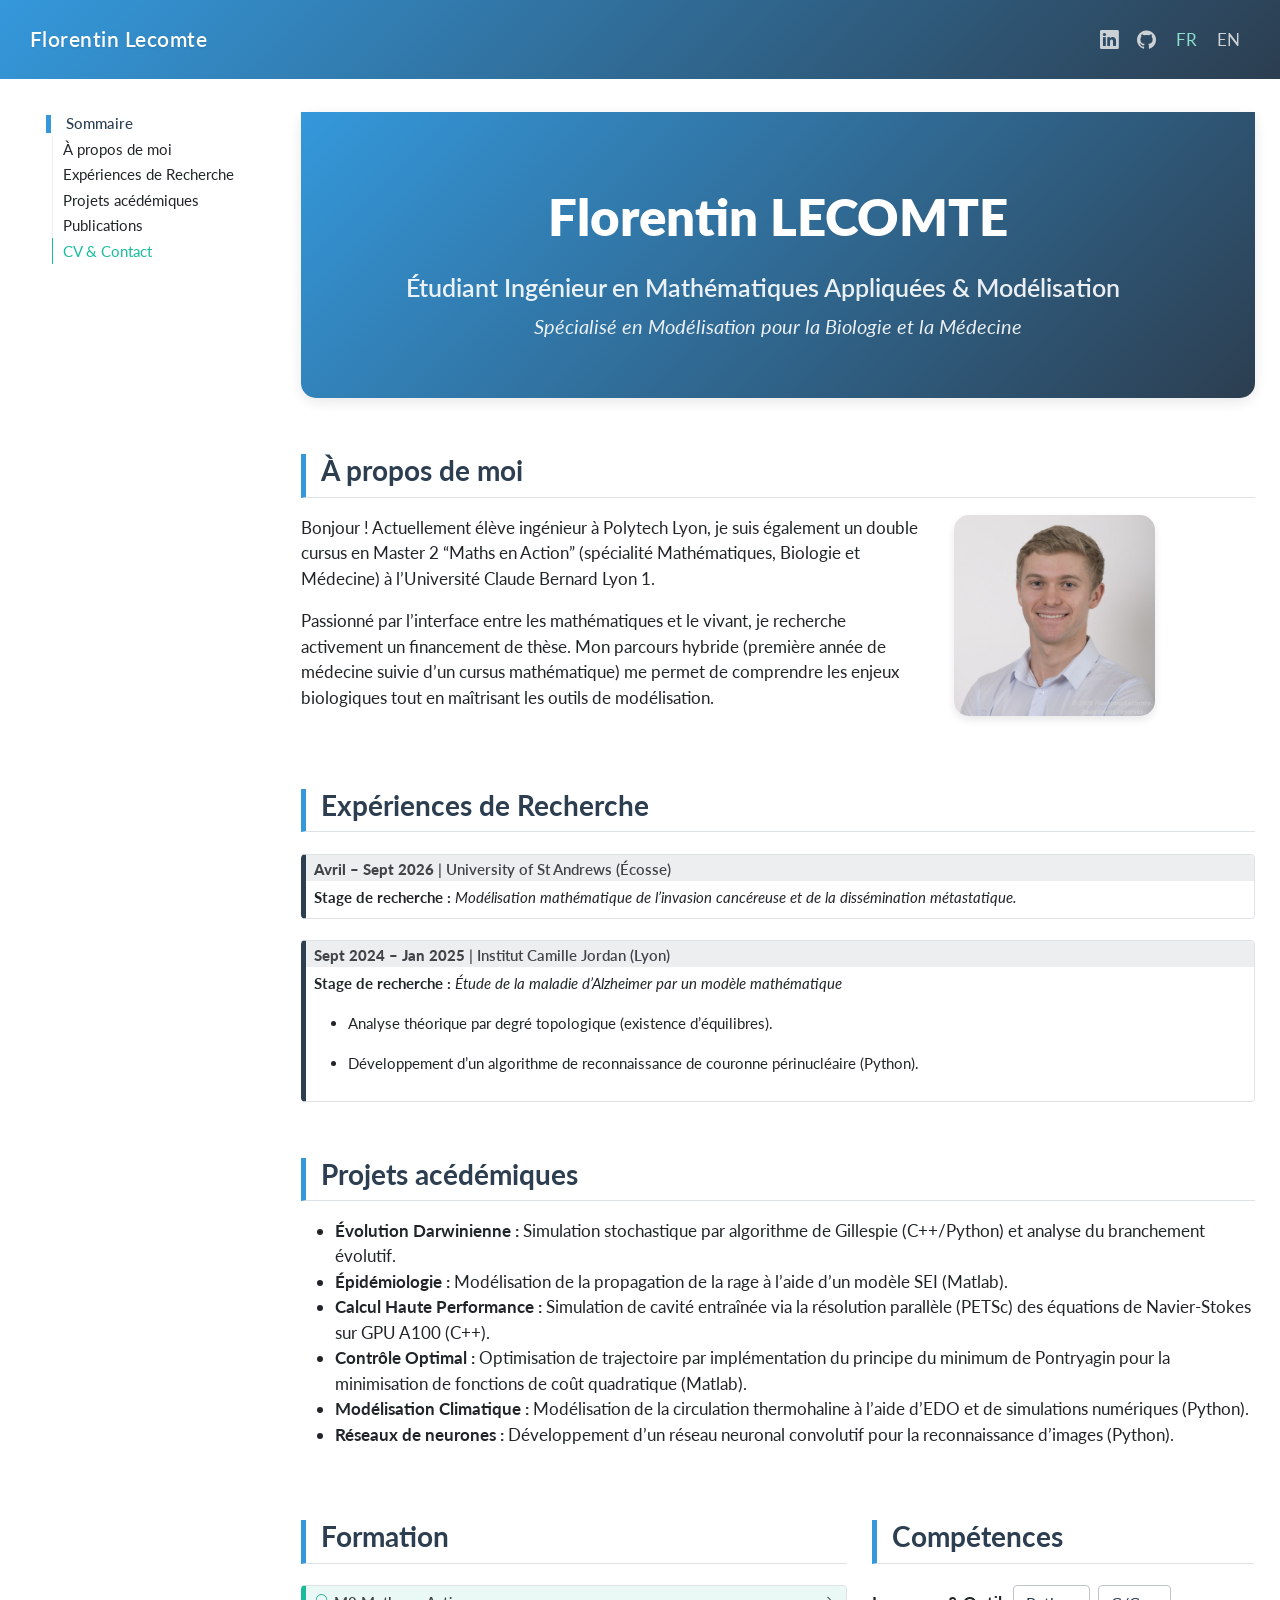
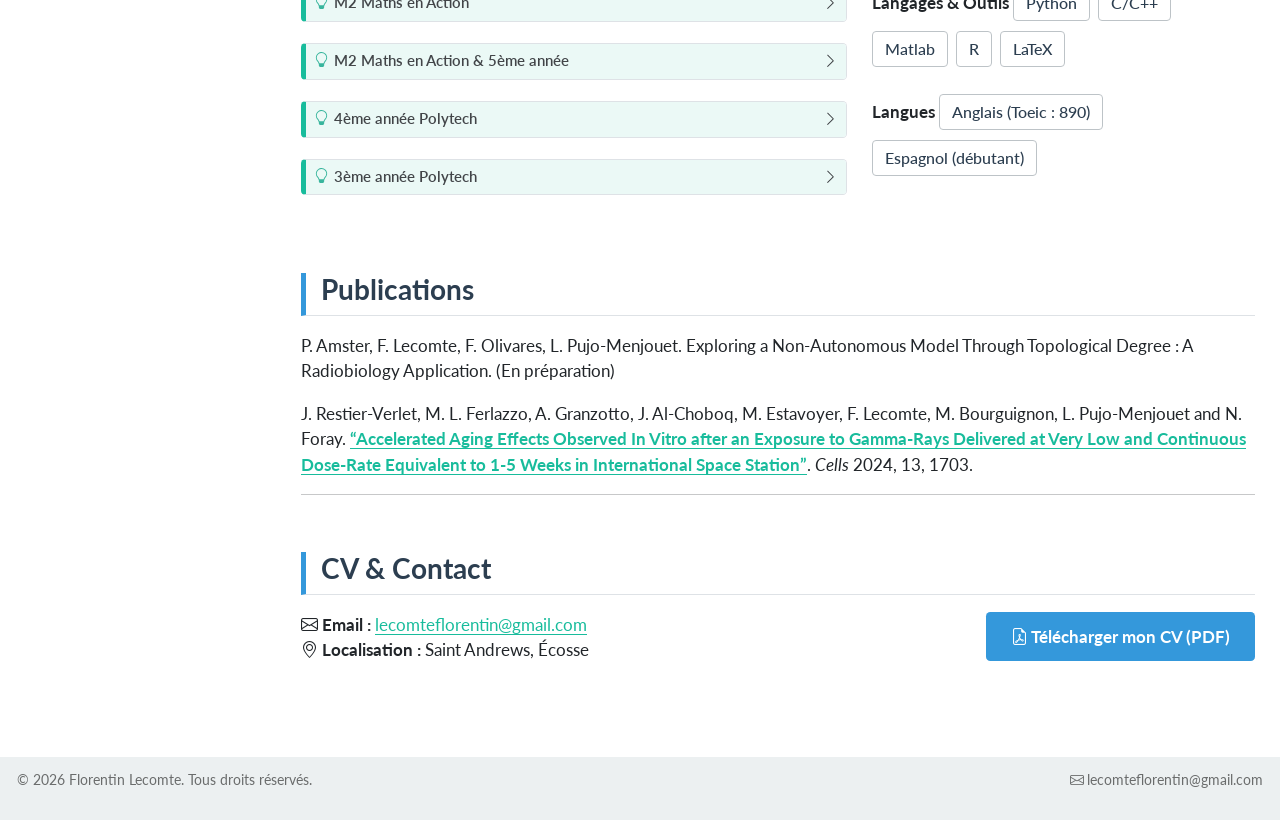
<file: docs/index.html>
<!DOCTYPE html>
<html xmlns="http://www.w3.org/1999/xhtml" lang="fr" xml:lang="fr"><head>

<meta charset="utf-8">
<meta name="generator" content="quarto-1.9.37">

<meta name="viewport" content="width=device-width, initial-scale=1.0, user-scalable=yes">


<title>Florentin Lecomte</title>
<style>
/* Default styles provided by pandoc.
** See https://pandoc.org/MANUAL.html#variables-for-html for config info.
*/
code{white-space: pre-wrap;}
span.smallcaps{font-variant: small-caps;}
div.columns{display: flex; gap: min(4vw, 1.5em);}
div.column{flex: auto; overflow-x: auto;}
div.hanging-indent{margin-left: 1.5em; text-indent: -1.5em;}
ul.task-list{list-style: none;}
ul.task-list li input[type="checkbox"] {
  width: 0.8em;
  margin: 0 0.8em 0.2em -1em; /* quarto-specific, see https://github.com/quarto-dev/quarto-cli/issues/4556 */ 
  vertical-align: middle;
}
</style>


<script src="site_libs/quarto-nav/quarto-nav.js"></script>
<script src="site_libs/quarto-nav/headroom.min.js"></script>
<script src="site_libs/clipboard/clipboard.min.js"></script>
<script src="site_libs/quarto-search/autocomplete.umd.js"></script>
<script src="site_libs/quarto-search/fuse.min.js"></script>
<script src="site_libs/quarto-search/quarto-search.js"></script>
<meta name="quarto:offset" content="./">
<link href="./photo_logo.jpg" rel="icon" type="image/jpeg">
<script src="site_libs/quarto-html/quarto.js" type="module"></script>
<script src="site_libs/quarto-html/tabsets/tabsets.js" type="module"></script>
<script src="site_libs/quarto-html/popper.min.js"></script>
<script src="site_libs/quarto-html/tippy.umd.min.js"></script>
<script src="site_libs/quarto-html/anchor.min.js"></script>
<link href="site_libs/quarto-html/tippy.css" rel="stylesheet">
<link href="site_libs/quarto-html/quarto-syntax-highlighting-7f8f88aac4f3542376d5c11b86a4c14d.css" rel="stylesheet" id="quarto-text-highlighting-styles">
<script src="site_libs/bootstrap/bootstrap.min.js"></script>
<link href="site_libs/bootstrap/bootstrap-icons.css" rel="stylesheet">
<link href="site_libs/bootstrap/bootstrap-33ac0fa60fa988b654defe0d4bca975a.min.css" rel="stylesheet" append-hash="true" id="quarto-bootstrap" data-mode="light">
<script id="quarto-search-options" type="application/json">{
  "location": "navbar",
  "copy-button": false,
  "collapse-after": 3,
  "panel-placement": "end",
  "type": "overlay",
  "limit": 50,
  "keyboard-shortcut": [
    "f",
    "/",
    "s"
  ],
  "show-item-context": false,
  "language": {
    "search-no-results-text": "Pas de résultats",
    "search-matching-documents-text": "documents trouvés",
    "search-copy-link-title": "Copier le lien vers la recherche",
    "search-hide-matches-text": "Cacher les correspondances additionnelles",
    "search-more-match-text": "correspondance de plus dans ce document",
    "search-more-matches-text": "correspondances de plus dans ce document",
    "search-clear-button-title": "Effacer",
    "search-text-placeholder": "",
    "search-detached-cancel-button-title": "Annuler",
    "search-submit-button-title": "Envoyer",
    "search-label": "Recherche"
  }
}</script>


<link rel="stylesheet" href="styles.css">
<meta property="og:title" content="Florentin Lecomte | Mathématiques Appliquées &amp; Modélisation">
<meta property="og:description" content="Élève ingénieur spécialisé en modélisation pour la biologie et la médecine. Découvrez mon portfolio académique (actuellement en recherche d’un financement de thèse).">
<meta property="og:image" content="https://florentinlecomte.github.io/website/photo_logo.jpg">
<meta property="og:site_name" content="Florentin Lecomte">
</head>

<body class="floating nav-fixed quarto-light">

<div id="quarto-search-results"></div>
  <header id="quarto-header" class="headroom fixed-top">
    <nav class="navbar navbar-expand-lg " data-bs-theme="dark">
      <div class="navbar-container container-fluid">
      <div class="navbar-brand-container mx-auto">
    <a class="navbar-brand" href="./index.html">
    <span class="navbar-title">Florentin Lecomte</span>
    </a>
  </div>
          <button class="navbar-toggler" type="button" data-bs-toggle="collapse" data-bs-target="#navbarCollapse" aria-controls="navbarCollapse" role="menu" aria-expanded="false" aria-label="Basculer la navigation" onclick="if (window.quartoToggleHeadroom) { window.quartoToggleHeadroom(); }">
  <span class="navbar-toggler-icon"></span>
</button>
          <div class="collapse navbar-collapse" id="navbarCollapse">
            <ul class="navbar-nav navbar-nav-scroll ms-auto">
  <li class="nav-item compact">
    <a class="nav-link" href="https://www.linkedin.com/in/florentin-lecomte-97208b253/"> <i class="bi bi-linkedin" role="img">
</i> 
<span class="menu-text"></span></a>
  </li>  
  <li class="nav-item compact">
    <a class="nav-link" href="https://github.com/FlorentinLecomte"> <i class="bi bi-github" role="img">
</i> 
<span class="menu-text"></span></a>
  </li>  
  <li class="nav-item">
    <a class="nav-link active" href="./index.html" aria-current="page"> 
<span class="menu-text">FR</span></a>
  </li>  
  <li class="nav-item">
    <a class="nav-link" href="./index-en.html"> 
<span class="menu-text">EN</span></a>
  </li>  
</ul>
          </div> <!-- /navcollapse -->
            <div class="quarto-navbar-tools">
</div>
      </div> <!-- /container-fluid -->
    </nav>
</header>
<!-- content -->
<div id="quarto-content" class="quarto-container page-columns page-rows-contents page-layout-full page-navbar">
<!-- sidebar -->
  <nav id="quarto-sidebar" class="sidebar collapse collapse-horizontal quarto-sidebar-collapse-item sidebar-navigation floating overflow-auto">
    <nav id="TOC" role="doc-toc" class="toc-active">
    <h2 id="toc-title">Sommaire</h2>
   
  <ul>
  <li><a href="#à-propos-de-moi" id="toc-à-propos-de-moi" class="nav-link active" data-scroll-target="#à-propos-de-moi">À propos de moi</a></li>
  <li><a href="#expériences-de-recherche" id="toc-expériences-de-recherche" class="nav-link" data-scroll-target="#expériences-de-recherche">Expériences de Recherche</a></li>
  <li><a href="#projets-acédémiques" id="toc-projets-acédémiques" class="nav-link" data-scroll-target="#projets-acédémiques">Projets acédémiques</a></li>
  <li><a href="#publications" id="toc-publications" class="nav-link" data-scroll-target="#publications">Publications</a></li>
  <li><a href="#cv-contact" id="toc-cv-contact" class="nav-link" data-scroll-target="#cv-contact">CV &amp; Contact</a></li>
  </ul>
</nav>
</nav>
<div id="quarto-sidebar-glass" class="quarto-sidebar-collapse-item" data-bs-toggle="collapse" data-bs-target=".quarto-sidebar-collapse-item"></div>
<!-- margin-sidebar -->
    <div id="quarto-margin-sidebar" class="sidebar margin-sidebar zindex-bottom">
    </div>
<!-- main -->
<main class="content column-page-right" id="quarto-document-content"><header id="title-block-header" class="quarto-title-block"></header>




<section id="florentin-lecomte" class="level1 unlisted hero-banner">
<h1 class="unlisted">Florentin LECOMTE</h1>
<section id="étudiant-ingénieur-en-mathématiques-appliquées-modélisation" class="level3 unlisted">
<h3 class="unlisted anchored" data-anchor-id="étudiant-ingénieur-en-mathématiques-appliquées-modélisation">Étudiant Ingénieur en Mathématiques Appliquées &amp; Modélisation</h3>
<p><em>Spécialisé en Modélisation pour la Biologie et la Médecine</em></p>
</section>
</section>
<section id="à-propos-de-moi" class="level2">
<h2 class="anchored" data-anchor-id="à-propos-de-moi">À propos de moi</h2>
<div class="grid">
<div class="g-col-12 g-col-md-8">
<p>Bonjour ! Actuellement élève ingénieur à Polytech Lyon, je suis également un double cursus en Master 2 “Maths en Action” (spécialité Mathématiques, Biologie et Médecine) à l’Université Claude Bernard Lyon 1.</p>
<p>Passionné par l’interface entre les mathématiques et le vivant, je recherche activement un financement de thèse. Mon parcours hybride (première année de médecine suivie d’un cursus mathématique) me permet de comprendre les enjeux biologiques tout en maîtrisant les outils de modélisation.</p>
</div>
<div class="g-col-12 g-col-md-4">
<p><img src="photo_logo.jpg" class="img-fluid" style="border-radius: 15px; box-shadow: 0 4px 10px rgba(0,0,0,0.1);;width:67.0%"></p>
</div>
</div>
</section>
<section id="expériences-de-recherche" class="level2">
<h2 class="anchored" data-anchor-id="expériences-de-recherche">Expériences de Recherche</h2>
<div class="callout callout-style-default callout-note no-icon callout-titled">
<div class="callout-header d-flex align-content-center">
<div class="callout-icon-container">
<i class="callout-icon no-icon"></i>
</div>
<div class="callout-title-container flex-fill">
<span class="screen-reader-only">Note</span><strong>Avril – Sept 2026</strong> | University of St Andrews (Écosse)
</div>
</div>
<div class="callout-body-container callout-body">
<p><strong>Stage de recherche :</strong> <em>Modélisation mathématique de l’invasion cancéreuse et de la dissémination métastatique.</em></p>
</div>
</div>
<div class="callout callout-style-default callout-note no-icon callout-titled">
<div class="callout-header d-flex align-content-center">
<div class="callout-icon-container">
<i class="callout-icon no-icon"></i>
</div>
<div class="callout-title-container flex-fill">
<span class="screen-reader-only">Note</span><strong>Sept 2024 – Jan 2025</strong> | Institut Camille Jordan (Lyon)
</div>
</div>
<div class="callout-body-container callout-body">
<p><strong>Stage de recherche :</strong> <em>Étude de la maladie d’Alzheimer par un modèle mathématique</em></p>
<ul>
<li><p>Analyse théorique par degré topologique (existence d’équilibres).</p></li>
<li><p>Développement d’un algorithme de reconnaissance de couronne périnucléaire (Python).</p></li>
</ul>
</div>
</div>
</section>
<section id="projets-acédémiques" class="level2">
<h2 class="anchored" data-anchor-id="projets-acédémiques">Projets acédémiques</h2>
<ul>
<li><strong>Évolution Darwinienne :</strong> Simulation stochastique par algorithme de Gillespie (C++/Python) et analyse du branchement évolutif.</li>
<li><strong>Épidémiologie :</strong> Modélisation de la propagation de la rage à l’aide d’un modèle SEI (Matlab).</li>
<li><strong>Calcul Haute Performance :</strong> Simulation de cavité entraînée via la résolution parallèle (PETSc) des équations de Navier-Stokes sur GPU A100 (C++).</li>
<li><strong>Contrôle Optimal :</strong> Optimisation de trajectoire par implémentation du principe du minimum de Pontryagin pour la minimisation de fonctions de coût quadratique (Matlab).</li>
<li><strong>Modélisation Climatique :</strong> Modélisation de la circulation thermohaline à l’aide d’EDO et de simulations numériques (Python).</li>
<li><strong>Réseaux de neurones :</strong> Développement d’un réseau neuronal convolutif pour la reconnaissance d’images (Python).</li>
</ul>
</section>
<div class="grid">
<section id="formation" class="level2 g-col-12 g-col-md-7">
<h2 class="anchored" data-anchor-id="formation">Formation</h2>
<div class="callout callout-style-default callout-tip callout-titled">
<div class="callout-header d-flex align-content-center collapsed" data-bs-toggle="collapse" data-bs-target=".callout-3-contents" aria-controls="callout-3" aria-expanded="false" aria-label="Toggle callout">
<div class="callout-icon-container">
<i class="callout-icon"></i>
</div>
<div class="callout-title-container flex-fill">
<span class="screen-reader-only">Astuce</span>M2 Maths en Action
</div>
<div class="callout-btn-toggle d-inline-block border-0 py-1 ps-1 pe-0 float-end"><i class="callout-toggle"></i></div>
</div>
<div id="callout-3" class="callout-3-contents callout-collapse collapse">
<div class="callout-body-container callout-body">
<p>Épidémiologie, Biologie évolutive, Modélisation en écologie spatiale, Approche géométrique pour les images et les formes.</p>
</div>
</div>
</div>
<div class="callout callout-style-default callout-tip callout-titled">
<div class="callout-header d-flex align-content-center collapsed" data-bs-toggle="collapse" data-bs-target=".callout-4-contents" aria-controls="callout-4" aria-expanded="false" aria-label="Toggle callout">
<div class="callout-icon-container">
<i class="callout-icon"></i>
</div>
<div class="callout-title-container flex-fill">
<span class="screen-reader-only">Astuce</span>M2 Maths en Action &amp; 5ème année
</div>
<div class="callout-btn-toggle d-inline-block border-0 py-1 ps-1 pe-0 float-end"><i class="callout-toggle"></i></div>
</div>
<div id="callout-4" class="callout-4-contents callout-collapse collapse">
<div class="callout-body-container callout-body">
<p>Calcul haute performance, Galerkin discontinu, Controle optimal, Modèle de régression, Statistique des processus, Risques, Projet (analyse et reproduction de simulation d’un article scientifique), Ouverture vers les entreprises.</p>
</div>
</div>
</div>
<div class="callout callout-style-default callout-tip callout-titled">
<div class="callout-header d-flex align-content-center collapsed" data-bs-toggle="collapse" data-bs-target=".callout-5-contents" aria-controls="callout-5" aria-expanded="false" aria-label="Toggle callout">
<div class="callout-icon-container">
<i class="callout-icon"></i>
</div>
<div class="callout-title-container flex-fill">
<span class="screen-reader-only">Astuce</span>4ème année Polytech
</div>
<div class="callout-btn-toggle d-inline-block border-0 py-1 ps-1 pe-0 float-end"><i class="callout-toggle"></i></div>
</div>
<div id="callout-5" class="callout-5-contents callout-collapse collapse">
<div class="callout-body-container callout-body">
<p>Stage à l’Institut Camille Jordan, Méthode des éléments finis, Problèmes hyperboliques, Séries temporelles, Modèles bayésiens, Analyse numérique, Problème instationnaire, Projet, Ouverture vers les entreprises.</p>
</div>
</div>
</div>
<div class="callout callout-style-default callout-tip callout-titled">
<div class="callout-header d-flex align-content-center collapsed" data-bs-toggle="collapse" data-bs-target=".callout-6-contents" aria-controls="callout-6" aria-expanded="false" aria-label="Toggle callout">
<div class="callout-icon-container">
<i class="callout-icon"></i>
</div>
<div class="callout-title-container flex-fill">
<span class="screen-reader-only">Astuce</span>3ème année Polytech
</div>
<div class="callout-btn-toggle d-inline-block border-0 py-1 ps-1 pe-0 float-end"><i class="callout-toggle"></i></div>
</div>
<div id="callout-6" class="callout-6-contents callout-collapse collapse">
<div class="callout-body-container callout-body">
<p>Optimisation continue, Statistique inférentielle, Réseaux de neurones, Recherche opérationnelle, Génie logiciel, Analyse de données, Base de données, Méthodes mathématiques pour l’ingénieur, Projet de création d’entreprise.</p>
</div>
</div>
</div>
</section>
<section id="compétences" class="level2 g-col-12 g-col-md-5">
<h2 class="anchored" data-anchor-id="compétences">Compétences</h2>
<p><strong>Langages &amp; Outils</strong> <span class="skill-tag">Python</span> <span class="skill-tag">C/C++</span> <span class="skill-tag">Matlab</span> <span class="skill-tag">R</span> <span class="skill-tag">LaTeX</span></p>
<p><strong>Langues</strong> <span class="skill-tag">Anglais (Toeic : 890)</span> <span class="skill-tag">Espagnol (débutant)</span></p>
</section>
</div>
<section id="publications" class="level2">
<h2 class="anchored" data-anchor-id="publications">Publications</h2>
<p>P. Amster, F. Lecomte, F. Olivares, L. Pujo-Menjouet. Exploring a Non-Autonomous Model Through Topological Degree : A Radiobiology Application. (En préparation)</p>
<p>J. Restier-Verlet, M. L. Ferlazzo, A. Granzotto, J. Al-Choboq, M. Estavoyer, F. Lecomte, M. Bourguignon, L. Pujo-Menjouet and N. Foray. <a href="https://www.mdpi.com/2073-4409/13/20/1703"><strong>“Accelerated Aging Effects Observed In Vitro after an Exposure to Gamma-Rays Delivered at Very Low and Continuous Dose-Rate Equivalent to 1-5 Weeks in International Space Station”</strong></a>. <em>Cells</em> 2024, 13, 1703.</p>
<hr>
</section>
<section id="cv-contact" class="level2">
<h2 class="anchored" data-anchor-id="cv-contact">CV &amp; Contact</h2>
<div class="grid">
<div class="g-col-12 g-col-md-6">
<p><strong><i class="bi bi-envelope"></i> Email :</strong> <a href="mailto:lecomteflorentin@gmail.com">lecomteflorentin@gmail.com</a> <br> <strong><i class="bi bi-geo-alt"></i> Localisation :</strong> Saint Andrews, Écosse</p>
</div>
<div class="g-col-12 g-col-md-6" style="text-align: right;">
<p><a href="CV_fr.pdf" class="btn btn-primary" target="_blank"> <i class="bi bi-file-earmark-pdf"></i> Télécharger mon CV (PDF) </a></p>
</div>
</div>


</section>

</main> <!-- /main -->
<script id="quarto-html-after-body" type="application/javascript">
  window.document.addEventListener("DOMContentLoaded", function (event) {
    const icon = "";
    const anchorJS = new window.AnchorJS();
    anchorJS.options = {
      placement: 'right',
      icon: icon
    };
    anchorJS.add('.anchored');
    const isCodeAnnotation = (el) => {
      for (const clz of el.classList) {
        if (clz.startsWith('code-annotation-')) {                     
          return true;
        }
      }
      return false;
    }
    const onCopySuccess = function(e) {
      // button target
      const button = e.trigger;
      // don't keep focus
      button.blur();
      // flash "checked"
      button.classList.add('code-copy-button-checked');
      var currentTitle = button.getAttribute("title");
      button.setAttribute("title", "Copié");
      let tooltip;
      if (window.bootstrap) {
        button.setAttribute("data-bs-toggle", "tooltip");
        button.setAttribute("data-bs-placement", "left");
        button.setAttribute("data-bs-title", "Copié");
        tooltip = new bootstrap.Tooltip(button, 
          { trigger: "manual", 
            customClass: "code-copy-button-tooltip",
            offset: [0, -8]});
        tooltip.show();    
      }
      setTimeout(function() {
        if (tooltip) {
          tooltip.hide();
          button.removeAttribute("data-bs-title");
          button.removeAttribute("data-bs-toggle");
          button.removeAttribute("data-bs-placement");
        }
        button.setAttribute("title", currentTitle);
        button.classList.remove('code-copy-button-checked');
      }, 1000);
      // clear code selection
      e.clearSelection();
    }
    const getTextToCopy = function(trigger) {
      const outerScaffold = trigger.parentElement.cloneNode(true);
      const codeEl = outerScaffold.querySelector('code');
      for (const childEl of codeEl.children) {
        if (isCodeAnnotation(childEl)) {
          childEl.remove();
        }
      }
      return codeEl.innerText;
    }
    const clipboard = new window.ClipboardJS('.code-copy-button:not([data-in-quarto-modal])', {
      text: getTextToCopy
    });
    clipboard.on('success', onCopySuccess);
    if (window.document.getElementById('quarto-embedded-source-code-modal')) {
      const clipboardModal = new window.ClipboardJS('.code-copy-button[data-in-quarto-modal]', {
        text: getTextToCopy,
        container: window.document.getElementById('quarto-embedded-source-code-modal')
      });
      clipboardModal.on('success', onCopySuccess);
    }
      var localhostRegex = new RegExp(/^(?:http|https):\/\/localhost\:?[0-9]*\//);
      var mailtoRegex = new RegExp(/^mailto:/);
        var filterRegex = new RegExp("https:\/\/florentinlecomte\.github\.io\/website\/");
      var isInternal = (href) => {
          return filterRegex.test(href) || localhostRegex.test(href) || mailtoRegex.test(href);
      }
      // Inspect non-navigation links and adorn them if external
     var links = window.document.querySelectorAll('a[href]:not(.nav-link):not(.navbar-brand):not(.toc-action):not(.sidebar-link):not(.sidebar-item-toggle):not(.pagination-link):not(.no-external):not([aria-hidden]):not(.dropdown-item):not(.quarto-navigation-tool):not(.about-link)');
      for (var i=0; i<links.length; i++) {
        const link = links[i];
        if (!isInternal(link.href)) {
          // undo the damage that might have been done by quarto-nav.js in the case of
          // links that we want to consider external
          if (link.dataset.originalHref !== undefined) {
            link.href = link.dataset.originalHref;
          }
        }
      }
    function tippyHover(el, contentFn, onTriggerFn, onUntriggerFn) {
      const config = {
        allowHTML: true,
        maxWidth: 500,
        delay: 100,
        arrow: false,
        appendTo: function(el) {
            return el.parentElement;
        },
        interactive: true,
        interactiveBorder: 10,
        theme: 'quarto',
        placement: 'bottom-start',
      };
      if (contentFn) {
        config.content = contentFn;
      }
      if (onTriggerFn) {
        config.onTrigger = onTriggerFn;
      }
      if (onUntriggerFn) {
        config.onUntrigger = onUntriggerFn;
      }
      window.tippy(el, config); 
    }
    const noterefs = window.document.querySelectorAll('a[role="doc-noteref"]');
    for (var i=0; i<noterefs.length; i++) {
      const ref = noterefs[i];
      tippyHover(ref, function() {
        // use id or data attribute instead here
        let href = ref.getAttribute('data-footnote-href') || ref.getAttribute('href');
        try { href = new URL(href).hash; } catch {}
        const id = href.replace(/^#\/?/, "");
        const note = window.document.getElementById(id);
        if (note) {
          return note.innerHTML;
        } else {
          return "";
        }
      });
    }
    const xrefs = window.document.querySelectorAll('a.quarto-xref');
    const processXRef = (id, note) => {
      // Strip column container classes
      const stripColumnClz = (el) => {
        el.classList.remove("page-full", "page-columns");
        if (el.children) {
          for (const child of el.children) {
            stripColumnClz(child);
          }
        }
      }
      stripColumnClz(note)
      if (id === null || id.startsWith('sec-')) {
        // Special case sections, only their first couple elements
        const container = document.createElement("div");
        if (note.children && note.children.length > 2) {
          container.appendChild(note.children[0].cloneNode(true));
          for (let i = 1; i < note.children.length; i++) {
            const child = note.children[i];
            if (child.tagName === "P" && child.innerText === "") {
              continue;
            } else {
              container.appendChild(child.cloneNode(true));
              break;
            }
          }
          if (window.Quarto?.typesetMath) {
            window.Quarto.typesetMath(container);
          }
          return container.innerHTML
        } else {
          if (window.Quarto?.typesetMath) {
            window.Quarto.typesetMath(note);
          }
          return note.innerHTML;
        }
      } else {
        // Remove any anchor links if they are present
        const anchorLink = note.querySelector('a.anchorjs-link');
        if (anchorLink) {
          anchorLink.remove();
        }
        if (window.Quarto?.typesetMath) {
          window.Quarto.typesetMath(note);
        }
        if (note.classList.contains("callout")) {
          return note.outerHTML;
        } else {
          return note.innerHTML;
        }
      }
    }
    for (var i=0; i<xrefs.length; i++) {
      const xref = xrefs[i];
      tippyHover(xref, undefined, function(instance) {
        instance.disable();
        let url = xref.getAttribute('href');
        let hash = undefined; 
        if (url.startsWith('#')) {
          hash = url;
        } else {
          try { hash = new URL(url).hash; } catch {}
        }
        if (hash) {
          const id = hash.replace(/^#\/?/, "");
          const note = window.document.getElementById(id);
          if (note !== null) {
            try {
              const html = processXRef(id, note.cloneNode(true));
              instance.setContent(html);
            } finally {
              instance.enable();
              instance.show();
            }
          } else {
            // See if we can fetch this
            fetch(url.split('#')[0])
            .then(res => res.text())
            .then(html => {
              const parser = new DOMParser();
              const htmlDoc = parser.parseFromString(html, "text/html");
              const note = htmlDoc.getElementById(id);
              if (note !== null) {
                const html = processXRef(id, note);
                instance.setContent(html);
              } 
            }).finally(() => {
              instance.enable();
              instance.show();
            });
          }
        } else {
          // See if we can fetch a full url (with no hash to target)
          // This is a special case and we should probably do some content thinning / targeting
          fetch(url)
          .then(res => res.text())
          .then(html => {
            const parser = new DOMParser();
            const htmlDoc = parser.parseFromString(html, "text/html");
            const note = htmlDoc.querySelector('main.content');
            if (note !== null) {
              // This should only happen for chapter cross references
              // (since there is no id in the URL)
              // remove the first header
              if (note.children.length > 0 && note.children[0].tagName === "HEADER") {
                note.children[0].remove();
              }
              const html = processXRef(null, note);
              instance.setContent(html);
            } 
          }).finally(() => {
            instance.enable();
            instance.show();
          });
        }
      }, function(instance) {
      });
    }
        let selectedAnnoteEl;
        const selectorForAnnotation = ( cell, annotation) => {
          let cellAttr = 'data-code-cell="' + cell + '"';
          let lineAttr = 'data-code-annotation="' +  annotation + '"';
          const selector = 'span[' + cellAttr + '][' + lineAttr + ']';
          return selector;
        }
        const selectCodeLines = (annoteEl) => {
          const doc = window.document;
          const targetCell = annoteEl.getAttribute("data-target-cell");
          const targetAnnotation = annoteEl.getAttribute("data-target-annotation");
          const annoteSpan = window.document.querySelector(selectorForAnnotation(targetCell, targetAnnotation));
          const lines = annoteSpan.getAttribute("data-code-lines").split(",");
          const lineIds = lines.map((line) => {
            return targetCell + "-" + line;
          })
          let top = null;
          let height = null;
          let parent = null;
          if (lineIds.length > 0) {
              //compute the position of the single el (top and bottom and make a div)
              const el = window.document.getElementById(lineIds[0]);
              top = el.offsetTop;
              height = el.offsetHeight;
              parent = el.parentElement.parentElement;
            if (lineIds.length > 1) {
              const lastEl = window.document.getElementById(lineIds[lineIds.length - 1]);
              const bottom = lastEl.offsetTop + lastEl.offsetHeight;
              height = bottom - top;
            }
            if (top !== null && height !== null && parent !== null) {
              // cook up a div (if necessary) and position it 
              let div = window.document.getElementById("code-annotation-line-highlight");
              if (div === null) {
                div = window.document.createElement("div");
                div.setAttribute("id", "code-annotation-line-highlight");
                div.style.position = 'absolute';
                parent.appendChild(div);
              }
              div.style.top = top - 2 + "px";
              div.style.height = height + 4 + "px";
              div.style.left = 0;
              let gutterDiv = window.document.getElementById("code-annotation-line-highlight-gutter");
              if (gutterDiv === null) {
                gutterDiv = window.document.createElement("div");
                gutterDiv.setAttribute("id", "code-annotation-line-highlight-gutter");
                gutterDiv.style.position = 'absolute';
                const codeCell = window.document.getElementById(targetCell);
                const gutter = codeCell.querySelector('.code-annotation-gutter');
                gutter.appendChild(gutterDiv);
              }
              gutterDiv.style.top = top - 2 + "px";
              gutterDiv.style.height = height + 4 + "px";
            }
            selectedAnnoteEl = annoteEl;
          }
        };
        const unselectCodeLines = () => {
          const elementsIds = ["code-annotation-line-highlight", "code-annotation-line-highlight-gutter"];
          elementsIds.forEach((elId) => {
            const div = window.document.getElementById(elId);
            if (div) {
              div.remove();
            }
          });
          selectedAnnoteEl = undefined;
        };
          // Handle positioning of the toggle
      window.addEventListener(
        "resize",
        throttle(() => {
          elRect = undefined;
          if (selectedAnnoteEl) {
            selectCodeLines(selectedAnnoteEl);
          }
        }, 10)
      );
      function throttle(fn, ms) {
      let throttle = false;
      let timer;
        return (...args) => {
          if(!throttle) { // first call gets through
              fn.apply(this, args);
              throttle = true;
          } else { // all the others get throttled
              if(timer) clearTimeout(timer); // cancel #2
              timer = setTimeout(() => {
                fn.apply(this, args);
                timer = throttle = false;
              }, ms);
          }
        };
      }
        // Attach click handler to the DT
        const annoteDls = window.document.querySelectorAll('dt[data-target-cell]');
        for (const annoteDlNode of annoteDls) {
          annoteDlNode.addEventListener('click', (event) => {
            const clickedEl = event.target;
            if (clickedEl !== selectedAnnoteEl) {
              unselectCodeLines();
              const activeEl = window.document.querySelector('dt[data-target-cell].code-annotation-active');
              if (activeEl) {
                activeEl.classList.remove('code-annotation-active');
              }
              selectCodeLines(clickedEl);
              clickedEl.classList.add('code-annotation-active');
            } else {
              // Unselect the line
              unselectCodeLines();
              clickedEl.classList.remove('code-annotation-active');
            }
          });
        }
    const findCites = (el) => {
      const parentEl = el.parentElement;
      if (parentEl) {
        const cites = parentEl.dataset.cites;
        if (cites) {
          return {
            el,
            cites: cites.split(' ')
          };
        } else {
          return findCites(el.parentElement)
        }
      } else {
        return undefined;
      }
    };
    var bibliorefs = window.document.querySelectorAll('a[role="doc-biblioref"]');
    for (var i=0; i<bibliorefs.length; i++) {
      const ref = bibliorefs[i];
      const citeInfo = findCites(ref);
      if (citeInfo) {
        tippyHover(citeInfo.el, function() {
          var popup = window.document.createElement('div');
          citeInfo.cites.forEach(function(cite) {
            var citeDiv = window.document.createElement('div');
            citeDiv.classList.add('hanging-indent');
            citeDiv.classList.add('csl-entry');
            var biblioDiv = window.document.getElementById('ref-' + cite);
            if (biblioDiv) {
              citeDiv.innerHTML = biblioDiv.innerHTML;
            }
            popup.appendChild(citeDiv);
          });
          return popup.innerHTML;
        });
      }
    }
  });
  </script>
</div> <!-- /content -->
<footer class="footer">
  <div class="nav-footer">
    <div class="nav-footer-left">
<p>© 2026 Florentin Lecomte. Tous droits réservés.</p>
</div>   
    <div class="nav-footer-center">
      &nbsp;
    </div>
    <div class="nav-footer-right">
      <ul class="footer-items list-unstyled">
    <li class="nav-item">
      <i class="bi bi-envelope" role="img">
</i> 
 lecomteflorentin@gmail.com
  </li>  
</ul>
    </div>
  </div>
</footer>




</body></html>
</file>
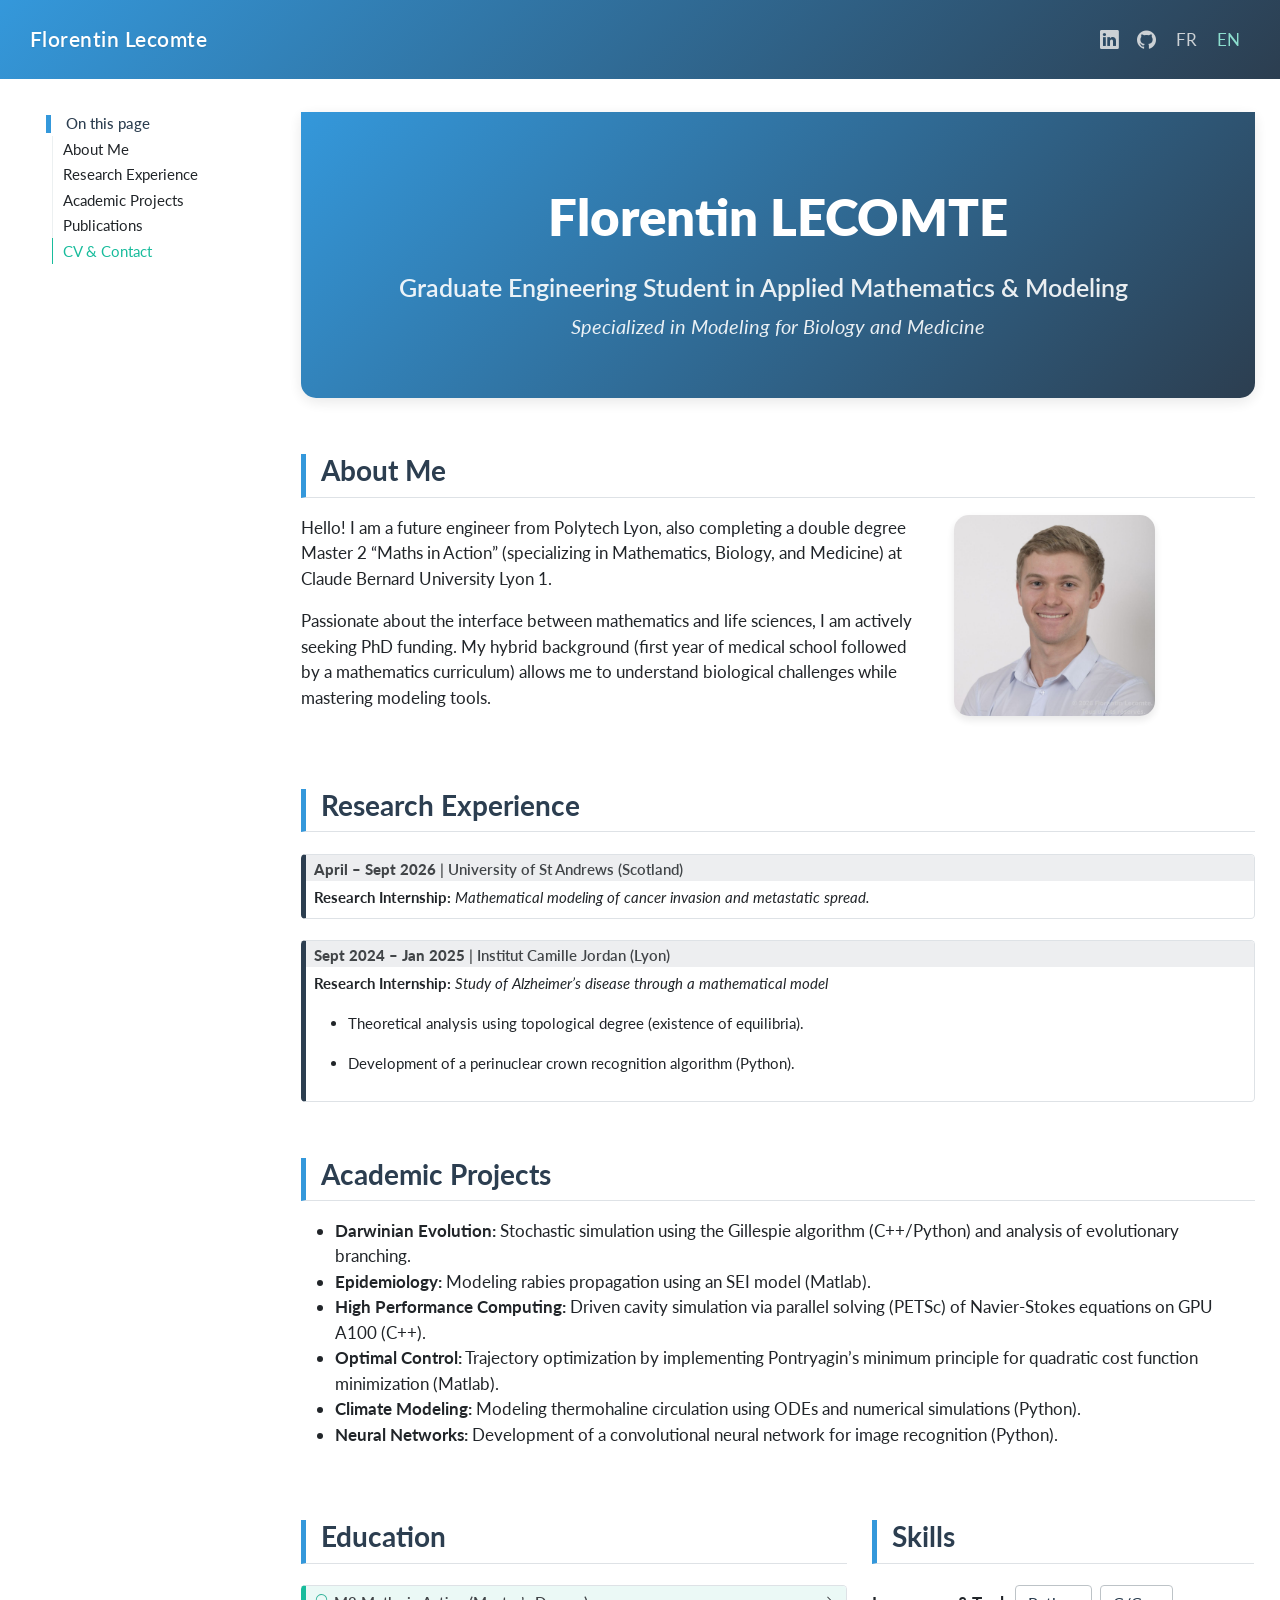
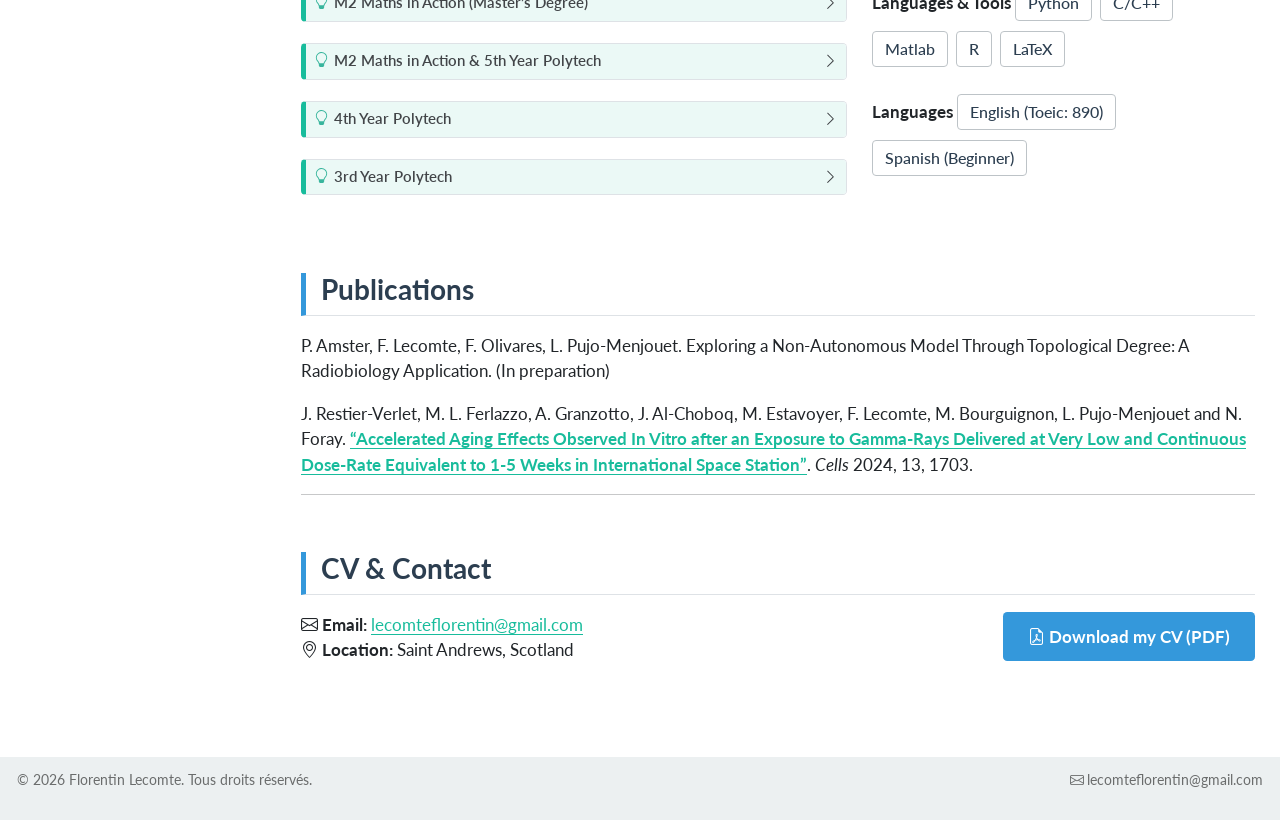
<file: docs/index-en.html>
<!DOCTYPE html>
<html xmlns="http://www.w3.org/1999/xhtml" lang="en" xml:lang="en"><head>

<meta charset="utf-8">
<meta name="generator" content="quarto-1.9.37">

<meta name="viewport" content="width=device-width, initial-scale=1.0, user-scalable=yes">


<title>index-en – Florentin Lecomte</title>
<style>
/* Default styles provided by pandoc.
** See https://pandoc.org/MANUAL.html#variables-for-html for config info.
*/
code{white-space: pre-wrap;}
span.smallcaps{font-variant: small-caps;}
div.columns{display: flex; gap: min(4vw, 1.5em);}
div.column{flex: auto; overflow-x: auto;}
div.hanging-indent{margin-left: 1.5em; text-indent: -1.5em;}
ul.task-list{list-style: none;}
ul.task-list li input[type="checkbox"] {
  width: 0.8em;
  margin: 0 0.8em 0.2em -1em; /* quarto-specific, see https://github.com/quarto-dev/quarto-cli/issues/4556 */ 
  vertical-align: middle;
}
</style>


<script src="site_libs/quarto-nav/quarto-nav.js"></script>
<script src="site_libs/quarto-nav/headroom.min.js"></script>
<script src="site_libs/clipboard/clipboard.min.js"></script>
<script src="site_libs/quarto-search/autocomplete.umd.js"></script>
<script src="site_libs/quarto-search/fuse.min.js"></script>
<script src="site_libs/quarto-search/quarto-search.js"></script>
<meta name="quarto:offset" content="./">
<link href="./photo_logo.jpg" rel="icon" type="image/jpeg">
<script src="site_libs/quarto-html/quarto.js" type="module"></script>
<script src="site_libs/quarto-html/tabsets/tabsets.js" type="module"></script>
<script src="site_libs/quarto-html/popper.min.js"></script>
<script src="site_libs/quarto-html/tippy.umd.min.js"></script>
<script src="site_libs/quarto-html/anchor.min.js"></script>
<link href="site_libs/quarto-html/tippy.css" rel="stylesheet">
<link href="site_libs/quarto-html/quarto-syntax-highlighting-7f8f88aac4f3542376d5c11b86a4c14d.css" rel="stylesheet" id="quarto-text-highlighting-styles">
<script src="site_libs/bootstrap/bootstrap.min.js"></script>
<link href="site_libs/bootstrap/bootstrap-icons.css" rel="stylesheet">
<link href="site_libs/bootstrap/bootstrap-33ac0fa60fa988b654defe0d4bca975a.min.css" rel="stylesheet" append-hash="true" id="quarto-bootstrap" data-mode="light">
<script id="quarto-search-options" type="application/json">{
  "location": "navbar",
  "copy-button": false,
  "collapse-after": 3,
  "panel-placement": "end",
  "type": "overlay",
  "limit": 50,
  "keyboard-shortcut": [
    "f",
    "/",
    "s"
  ],
  "show-item-context": false,
  "language": {
    "search-no-results-text": "No results",
    "search-matching-documents-text": "matching documents",
    "search-copy-link-title": "Copy link to search",
    "search-hide-matches-text": "Hide additional matches",
    "search-more-match-text": "more match in this document",
    "search-more-matches-text": "more matches in this document",
    "search-clear-button-title": "Clear",
    "search-text-placeholder": "",
    "search-detached-cancel-button-title": "Cancel",
    "search-submit-button-title": "Submit",
    "search-label": "Search"
  }
}</script>


<link rel="stylesheet" href="styles.css">
<meta property="og:title" content="Florentin Lecomte | Mathématiques Appliquées &amp; Modélisation">
<meta property="og:description" content="Élève ingénieur spécialisé en modélisation pour la biologie et la médecine. Découvrez mon portfolio académique (actuellement en recherche d’un financement de thèse).">
<meta property="og:image" content="https://florentinlecomte.github.io/website/photo_logo.jpg">
<meta property="og:site_name" content="Florentin Lecomte">
</head>

<body class="floating nav-fixed quarto-light">

<div id="quarto-search-results"></div>
  <header id="quarto-header" class="headroom fixed-top">
    <nav class="navbar navbar-expand-lg " data-bs-theme="dark">
      <div class="navbar-container container-fluid">
      <div class="navbar-brand-container mx-auto">
    <a class="navbar-brand" href="./index.html">
    <span class="navbar-title">Florentin Lecomte</span>
    </a>
  </div>
          <button class="navbar-toggler" type="button" data-bs-toggle="collapse" data-bs-target="#navbarCollapse" aria-controls="navbarCollapse" role="menu" aria-expanded="false" aria-label="Toggle navigation" onclick="if (window.quartoToggleHeadroom) { window.quartoToggleHeadroom(); }">
  <span class="navbar-toggler-icon"></span>
</button>
          <div class="collapse navbar-collapse" id="navbarCollapse">
            <ul class="navbar-nav navbar-nav-scroll ms-auto">
  <li class="nav-item compact">
    <a class="nav-link" href="https://www.linkedin.com/in/florentin-lecomte-97208b253/"> <i class="bi bi-linkedin" role="img">
</i> 
<span class="menu-text"></span></a>
  </li>  
  <li class="nav-item compact">
    <a class="nav-link" href="https://github.com/FlorentinLecomte"> <i class="bi bi-github" role="img">
</i> 
<span class="menu-text"></span></a>
  </li>  
  <li class="nav-item">
    <a class="nav-link" href="./index.html"> 
<span class="menu-text">FR</span></a>
  </li>  
  <li class="nav-item">
    <a class="nav-link active" href="./index-en.html" aria-current="page"> 
<span class="menu-text">EN</span></a>
  </li>  
</ul>
          </div> <!-- /navcollapse -->
            <div class="quarto-navbar-tools">
</div>
      </div> <!-- /container-fluid -->
    </nav>
</header>
<!-- content -->
<div id="quarto-content" class="quarto-container page-columns page-rows-contents page-layout-full page-navbar">
<!-- sidebar -->
  <nav id="quarto-sidebar" class="sidebar collapse collapse-horizontal quarto-sidebar-collapse-item sidebar-navigation floating overflow-auto">
    <nav id="TOC" role="doc-toc" class="toc-active">
    <h2 id="toc-title">On this page</h2>
   
  <ul>
  <li><a href="#about-me" id="toc-about-me" class="nav-link active" data-scroll-target="#about-me">About Me</a></li>
  <li><a href="#research-experience" id="toc-research-experience" class="nav-link" data-scroll-target="#research-experience">Research Experience</a></li>
  <li><a href="#academic-projects" id="toc-academic-projects" class="nav-link" data-scroll-target="#academic-projects">Academic Projects</a></li>
  <li><a href="#publications" id="toc-publications" class="nav-link" data-scroll-target="#publications">Publications</a></li>
  <li><a href="#cv-contact" id="toc-cv-contact" class="nav-link" data-scroll-target="#cv-contact">CV &amp; Contact</a></li>
  </ul>
</nav>
</nav>
<div id="quarto-sidebar-glass" class="quarto-sidebar-collapse-item" data-bs-toggle="collapse" data-bs-target=".quarto-sidebar-collapse-item"></div>
<!-- margin-sidebar -->
    <div id="quarto-margin-sidebar" class="sidebar margin-sidebar zindex-bottom">
    </div>
<!-- main -->
<main class="content column-page-right" id="quarto-document-content"><header id="title-block-header" class="quarto-title-block"></header>




<section id="florentin-lecomte" class="level1 unlisted hero-banner">
<h1 class="unlisted">Florentin LECOMTE</h1>
<section id="graduate-engineering-student-in-applied-mathematics-modeling" class="level3 unlisted">
<h3 class="unlisted anchored" data-anchor-id="graduate-engineering-student-in-applied-mathematics-modeling">Graduate Engineering Student in Applied Mathematics &amp; Modeling</h3>
<p><em>Specialized in Modeling for Biology and Medicine</em></p>
</section>
</section>
<section id="about-me" class="level2">
<h2 class="anchored" data-anchor-id="about-me">About Me</h2>
<div class="grid">
<div class="g-col-12 g-col-md-8">
<p>Hello! I am a future engineer from Polytech Lyon, also completing a double degree Master 2 “Maths in Action” (specializing in Mathematics, Biology, and Medicine) at Claude Bernard University Lyon 1.</p>
<p>Passionate about the interface between mathematics and life sciences, I am actively seeking PhD funding. My hybrid background (first year of medical school followed by a mathematics curriculum) allows me to understand biological challenges while mastering modeling tools.</p>
</div>
<div class="g-col-12 g-col-md-4">
<p><img src="photo_logo.jpg" class="img-fluid" style="border-radius: 15px; box-shadow: 0 4px 10px rgba(0,0,0,0.1);;width:67.0%"></p>
</div>
</div>
</section>
<section id="research-experience" class="level2">
<h2 class="anchored" data-anchor-id="research-experience">Research Experience</h2>
<div class="callout callout-style-default callout-note no-icon callout-titled">
<div class="callout-header d-flex align-content-center">
<div class="callout-icon-container">
<i class="callout-icon no-icon"></i>
</div>
<div class="callout-title-container flex-fill">
<span class="screen-reader-only">Note</span><strong>April – Sept 2026</strong> | University of St Andrews (Scotland)
</div>
</div>
<div class="callout-body-container callout-body">
<p><strong>Research Internship:</strong> <em>Mathematical modeling of cancer invasion and metastatic spread.</em></p>
</div>
</div>
<div class="callout callout-style-default callout-note no-icon callout-titled">
<div class="callout-header d-flex align-content-center">
<div class="callout-icon-container">
<i class="callout-icon no-icon"></i>
</div>
<div class="callout-title-container flex-fill">
<span class="screen-reader-only">Note</span><strong>Sept 2024 – Jan 2025</strong> | Institut Camille Jordan (Lyon)
</div>
</div>
<div class="callout-body-container callout-body">
<p><strong>Research Internship:</strong> <em>Study of Alzheimer’s disease through a mathematical model</em></p>
<ul>
<li><p>Theoretical analysis using topological degree (existence of equilibria).</p></li>
<li><p>Development of a perinuclear crown recognition algorithm (Python).</p></li>
</ul>
</div>
</div>
</section>
<section id="academic-projects" class="level2">
<h2 class="anchored" data-anchor-id="academic-projects">Academic Projects</h2>
<ul>
<li><strong>Darwinian Evolution:</strong> Stochastic simulation using the Gillespie algorithm (C++/Python) and analysis of evolutionary branching.</li>
<li><strong>Epidemiology:</strong> Modeling rabies propagation using an SEI model (Matlab).</li>
<li><strong>High Performance Computing:</strong> Driven cavity simulation via parallel solving (PETSc) of Navier-Stokes equations on GPU A100 (C++).</li>
<li><strong>Optimal Control:</strong> Trajectory optimization by implementing Pontryagin’s minimum principle for quadratic cost function minimization (Matlab).</li>
<li><strong>Climate Modeling:</strong> Modeling thermohaline circulation using ODEs and numerical simulations (Python).</li>
<li><strong>Neural Networks:</strong> Development of a convolutional neural network for image recognition (Python).</li>
</ul>
</section>
<div class="grid">
<section id="education" class="level2 g-col-12 g-col-md-7">
<h2 class="anchored" data-anchor-id="education">Education</h2>
<div class="callout callout-style-default callout-tip callout-titled">
<div class="callout-header d-flex align-content-center collapsed" data-bs-toggle="collapse" data-bs-target=".callout-3-contents" aria-controls="callout-3" aria-expanded="false" aria-label="Toggle callout">
<div class="callout-icon-container">
<i class="callout-icon"></i>
</div>
<div class="callout-title-container flex-fill">
<span class="screen-reader-only">Tip</span>M2 Maths in Action (Master’s Degree)
</div>
<div class="callout-btn-toggle d-inline-block border-0 py-1 ps-1 pe-0 float-end"><i class="callout-toggle"></i></div>
</div>
<div id="callout-3" class="callout-3-contents callout-collapse collapse">
<div class="callout-body-container callout-body">
<p>Epidemiology, Evolutionary Biology, Spatial Ecology Modeling, Geometric Approach for Images and Shapes.</p>
</div>
</div>
</div>
<div class="callout callout-style-default callout-tip callout-titled">
<div class="callout-header d-flex align-content-center collapsed" data-bs-toggle="collapse" data-bs-target=".callout-4-contents" aria-controls="callout-4" aria-expanded="false" aria-label="Toggle callout">
<div class="callout-icon-container">
<i class="callout-icon"></i>
</div>
<div class="callout-title-container flex-fill">
<span class="screen-reader-only">Tip</span>M2 Maths in Action &amp; 5th Year Polytech
</div>
<div class="callout-btn-toggle d-inline-block border-0 py-1 ps-1 pe-0 float-end"><i class="callout-toggle"></i></div>
</div>
<div id="callout-4" class="callout-4-contents callout-collapse collapse">
<div class="callout-body-container callout-body">
<p>High Performance Computing, Discontinuous Galerkin, Optimal Control, Regression Models, Process Statistics, Risk Analysis, Research Project (analysis and reproduction of simulations from a scientific article).</p>
</div>
</div>
</div>
<div class="callout callout-style-default callout-tip callout-titled">
<div class="callout-header d-flex align-content-center collapsed" data-bs-toggle="collapse" data-bs-target=".callout-5-contents" aria-controls="callout-5" aria-expanded="false" aria-label="Toggle callout">
<div class="callout-icon-container">
<i class="callout-icon"></i>
</div>
<div class="callout-title-container flex-fill">
<span class="screen-reader-only">Tip</span>4th Year Polytech
</div>
<div class="callout-btn-toggle d-inline-block border-0 py-1 ps-1 pe-0 float-end"><i class="callout-toggle"></i></div>
</div>
<div id="callout-5" class="callout-5-contents callout-collapse collapse">
<div class="callout-body-container callout-body">
<p>Internship at Institut Camille Jordan, Finite Element Method, Hyperbolic Problems, Time Series, Bayesian Models, Numerical Analysis, Unsteady Problems, Academic Project.</p>
</div>
</div>
</div>
<div class="callout callout-style-default callout-tip callout-titled">
<div class="callout-header d-flex align-content-center collapsed" data-bs-toggle="collapse" data-bs-target=".callout-6-contents" aria-controls="callout-6" aria-expanded="false" aria-label="Toggle callout">
<div class="callout-icon-container">
<i class="callout-icon"></i>
</div>
<div class="callout-title-container flex-fill">
<span class="screen-reader-only">Tip</span>3rd Year Polytech
</div>
<div class="callout-btn-toggle d-inline-block border-0 py-1 ps-1 pe-0 float-end"><i class="callout-toggle"></i></div>
</div>
<div id="callout-6" class="callout-6-contents callout-collapse collapse">
<div class="callout-body-container callout-body">
<p>Continuous Optimization, Inferential Statistics, Neural Networks, Operations Research, Software Engineering, Data Analysis, Databases, Mathematical Methods for Engineers, Entrepreneurship Project.</p>
</div>
</div>
</div>
</section>
<section id="skills" class="level2 g-col-12 g-col-md-5">
<h2 class="anchored" data-anchor-id="skills">Skills</h2>
<p><strong>Languages &amp; Tools</strong> <span class="skill-tag">Python</span> <span class="skill-tag">C/C++</span> <span class="skill-tag">Matlab</span> <span class="skill-tag">R</span> <span class="skill-tag">LaTeX</span></p>
<p><strong>Languages</strong> <span class="skill-tag">English (Toeic: 890)</span> <span class="skill-tag">Spanish (Beginner)</span></p>
</section>
</div>
<section id="publications" class="level2">
<h2 class="anchored" data-anchor-id="publications">Publications</h2>
<p>P. Amster, F. Lecomte, F. Olivares, L. Pujo-Menjouet. Exploring a Non-Autonomous Model Through Topological Degree: A Radiobiology Application. (In preparation)</p>
<p>J. Restier-Verlet, M. L. Ferlazzo, A. Granzotto, J. Al-Choboq, M. Estavoyer, F. Lecomte, M. Bourguignon, L. Pujo-Menjouet and N. Foray. <a href="https://www.mdpi.com/2073-4409/13/20/1703"><strong>“Accelerated Aging Effects Observed In Vitro after an Exposure to Gamma-Rays Delivered at Very Low and Continuous Dose-Rate Equivalent to 1-5 Weeks in International Space Station”</strong></a>. <em>Cells</em> 2024, 13, 1703.</p>
<hr>
</section>
<section id="cv-contact" class="level2">
<h2 class="anchored" data-anchor-id="cv-contact">CV &amp; Contact</h2>
<div class="grid">
<div class="g-col-12 g-col-md-6">
<p><strong><i class="bi bi-envelope"></i> Email:</strong> <a href="mailto:lecomteflorentin@gmail.com">lecomteflorentin@gmail.com</a> <br> <strong><i class="bi bi-geo-alt"></i> Location:</strong> Saint Andrews, Scotland</p>
</div>
<div class="g-col-12 g-col-md-6" style="text-align: right;">
<p><a href="CV_en.pdf" class="btn btn-primary" target="_blank"> <i class="bi bi-file-earmark-pdf"></i> Download my CV (PDF) </a></p>
</div>
</div>


</section>

</main> <!-- /main -->
<script id="quarto-html-after-body" type="application/javascript">
  window.document.addEventListener("DOMContentLoaded", function (event) {
    const icon = "";
    const anchorJS = new window.AnchorJS();
    anchorJS.options = {
      placement: 'right',
      icon: icon
    };
    anchorJS.add('.anchored');
    const isCodeAnnotation = (el) => {
      for (const clz of el.classList) {
        if (clz.startsWith('code-annotation-')) {                     
          return true;
        }
      }
      return false;
    }
    const onCopySuccess = function(e) {
      // button target
      const button = e.trigger;
      // don't keep focus
      button.blur();
      // flash "checked"
      button.classList.add('code-copy-button-checked');
      var currentTitle = button.getAttribute("title");
      button.setAttribute("title", "Copied!");
      let tooltip;
      if (window.bootstrap) {
        button.setAttribute("data-bs-toggle", "tooltip");
        button.setAttribute("data-bs-placement", "left");
        button.setAttribute("data-bs-title", "Copied!");
        tooltip = new bootstrap.Tooltip(button, 
          { trigger: "manual", 
            customClass: "code-copy-button-tooltip",
            offset: [0, -8]});
        tooltip.show();    
      }
      setTimeout(function() {
        if (tooltip) {
          tooltip.hide();
          button.removeAttribute("data-bs-title");
          button.removeAttribute("data-bs-toggle");
          button.removeAttribute("data-bs-placement");
        }
        button.setAttribute("title", currentTitle);
        button.classList.remove('code-copy-button-checked');
      }, 1000);
      // clear code selection
      e.clearSelection();
    }
    const getTextToCopy = function(trigger) {
      const outerScaffold = trigger.parentElement.cloneNode(true);
      const codeEl = outerScaffold.querySelector('code');
      for (const childEl of codeEl.children) {
        if (isCodeAnnotation(childEl)) {
          childEl.remove();
        }
      }
      return codeEl.innerText;
    }
    const clipboard = new window.ClipboardJS('.code-copy-button:not([data-in-quarto-modal])', {
      text: getTextToCopy
    });
    clipboard.on('success', onCopySuccess);
    if (window.document.getElementById('quarto-embedded-source-code-modal')) {
      const clipboardModal = new window.ClipboardJS('.code-copy-button[data-in-quarto-modal]', {
        text: getTextToCopy,
        container: window.document.getElementById('quarto-embedded-source-code-modal')
      });
      clipboardModal.on('success', onCopySuccess);
    }
      var localhostRegex = new RegExp(/^(?:http|https):\/\/localhost\:?[0-9]*\//);
      var mailtoRegex = new RegExp(/^mailto:/);
        var filterRegex = new RegExp("https:\/\/florentinlecomte\.github\.io\/website\/");
      var isInternal = (href) => {
          return filterRegex.test(href) || localhostRegex.test(href) || mailtoRegex.test(href);
      }
      // Inspect non-navigation links and adorn them if external
     var links = window.document.querySelectorAll('a[href]:not(.nav-link):not(.navbar-brand):not(.toc-action):not(.sidebar-link):not(.sidebar-item-toggle):not(.pagination-link):not(.no-external):not([aria-hidden]):not(.dropdown-item):not(.quarto-navigation-tool):not(.about-link)');
      for (var i=0; i<links.length; i++) {
        const link = links[i];
        if (!isInternal(link.href)) {
          // undo the damage that might have been done by quarto-nav.js in the case of
          // links that we want to consider external
          if (link.dataset.originalHref !== undefined) {
            link.href = link.dataset.originalHref;
          }
        }
      }
    function tippyHover(el, contentFn, onTriggerFn, onUntriggerFn) {
      const config = {
        allowHTML: true,
        maxWidth: 500,
        delay: 100,
        arrow: false,
        appendTo: function(el) {
            return el.parentElement;
        },
        interactive: true,
        interactiveBorder: 10,
        theme: 'quarto',
        placement: 'bottom-start',
      };
      if (contentFn) {
        config.content = contentFn;
      }
      if (onTriggerFn) {
        config.onTrigger = onTriggerFn;
      }
      if (onUntriggerFn) {
        config.onUntrigger = onUntriggerFn;
      }
      window.tippy(el, config); 
    }
    const noterefs = window.document.querySelectorAll('a[role="doc-noteref"]');
    for (var i=0; i<noterefs.length; i++) {
      const ref = noterefs[i];
      tippyHover(ref, function() {
        // use id or data attribute instead here
        let href = ref.getAttribute('data-footnote-href') || ref.getAttribute('href');
        try { href = new URL(href).hash; } catch {}
        const id = href.replace(/^#\/?/, "");
        const note = window.document.getElementById(id);
        if (note) {
          return note.innerHTML;
        } else {
          return "";
        }
      });
    }
    const xrefs = window.document.querySelectorAll('a.quarto-xref');
    const processXRef = (id, note) => {
      // Strip column container classes
      const stripColumnClz = (el) => {
        el.classList.remove("page-full", "page-columns");
        if (el.children) {
          for (const child of el.children) {
            stripColumnClz(child);
          }
        }
      }
      stripColumnClz(note)
      if (id === null || id.startsWith('sec-')) {
        // Special case sections, only their first couple elements
        const container = document.createElement("div");
        if (note.children && note.children.length > 2) {
          container.appendChild(note.children[0].cloneNode(true));
          for (let i = 1; i < note.children.length; i++) {
            const child = note.children[i];
            if (child.tagName === "P" && child.innerText === "") {
              continue;
            } else {
              container.appendChild(child.cloneNode(true));
              break;
            }
          }
          if (window.Quarto?.typesetMath) {
            window.Quarto.typesetMath(container);
          }
          return container.innerHTML
        } else {
          if (window.Quarto?.typesetMath) {
            window.Quarto.typesetMath(note);
          }
          return note.innerHTML;
        }
      } else {
        // Remove any anchor links if they are present
        const anchorLink = note.querySelector('a.anchorjs-link');
        if (anchorLink) {
          anchorLink.remove();
        }
        if (window.Quarto?.typesetMath) {
          window.Quarto.typesetMath(note);
        }
        if (note.classList.contains("callout")) {
          return note.outerHTML;
        } else {
          return note.innerHTML;
        }
      }
    }
    for (var i=0; i<xrefs.length; i++) {
      const xref = xrefs[i];
      tippyHover(xref, undefined, function(instance) {
        instance.disable();
        let url = xref.getAttribute('href');
        let hash = undefined; 
        if (url.startsWith('#')) {
          hash = url;
        } else {
          try { hash = new URL(url).hash; } catch {}
        }
        if (hash) {
          const id = hash.replace(/^#\/?/, "");
          const note = window.document.getElementById(id);
          if (note !== null) {
            try {
              const html = processXRef(id, note.cloneNode(true));
              instance.setContent(html);
            } finally {
              instance.enable();
              instance.show();
            }
          } else {
            // See if we can fetch this
            fetch(url.split('#')[0])
            .then(res => res.text())
            .then(html => {
              const parser = new DOMParser();
              const htmlDoc = parser.parseFromString(html, "text/html");
              const note = htmlDoc.getElementById(id);
              if (note !== null) {
                const html = processXRef(id, note);
                instance.setContent(html);
              } 
            }).finally(() => {
              instance.enable();
              instance.show();
            });
          }
        } else {
          // See if we can fetch a full url (with no hash to target)
          // This is a special case and we should probably do some content thinning / targeting
          fetch(url)
          .then(res => res.text())
          .then(html => {
            const parser = new DOMParser();
            const htmlDoc = parser.parseFromString(html, "text/html");
            const note = htmlDoc.querySelector('main.content');
            if (note !== null) {
              // This should only happen for chapter cross references
              // (since there is no id in the URL)
              // remove the first header
              if (note.children.length > 0 && note.children[0].tagName === "HEADER") {
                note.children[0].remove();
              }
              const html = processXRef(null, note);
              instance.setContent(html);
            } 
          }).finally(() => {
            instance.enable();
            instance.show();
          });
        }
      }, function(instance) {
      });
    }
        let selectedAnnoteEl;
        const selectorForAnnotation = ( cell, annotation) => {
          let cellAttr = 'data-code-cell="' + cell + '"';
          let lineAttr = 'data-code-annotation="' +  annotation + '"';
          const selector = 'span[' + cellAttr + '][' + lineAttr + ']';
          return selector;
        }
        const selectCodeLines = (annoteEl) => {
          const doc = window.document;
          const targetCell = annoteEl.getAttribute("data-target-cell");
          const targetAnnotation = annoteEl.getAttribute("data-target-annotation");
          const annoteSpan = window.document.querySelector(selectorForAnnotation(targetCell, targetAnnotation));
          const lines = annoteSpan.getAttribute("data-code-lines").split(",");
          const lineIds = lines.map((line) => {
            return targetCell + "-" + line;
          })
          let top = null;
          let height = null;
          let parent = null;
          if (lineIds.length > 0) {
              //compute the position of the single el (top and bottom and make a div)
              const el = window.document.getElementById(lineIds[0]);
              top = el.offsetTop;
              height = el.offsetHeight;
              parent = el.parentElement.parentElement;
            if (lineIds.length > 1) {
              const lastEl = window.document.getElementById(lineIds[lineIds.length - 1]);
              const bottom = lastEl.offsetTop + lastEl.offsetHeight;
              height = bottom - top;
            }
            if (top !== null && height !== null && parent !== null) {
              // cook up a div (if necessary) and position it 
              let div = window.document.getElementById("code-annotation-line-highlight");
              if (div === null) {
                div = window.document.createElement("div");
                div.setAttribute("id", "code-annotation-line-highlight");
                div.style.position = 'absolute';
                parent.appendChild(div);
              }
              div.style.top = top - 2 + "px";
              div.style.height = height + 4 + "px";
              div.style.left = 0;
              let gutterDiv = window.document.getElementById("code-annotation-line-highlight-gutter");
              if (gutterDiv === null) {
                gutterDiv = window.document.createElement("div");
                gutterDiv.setAttribute("id", "code-annotation-line-highlight-gutter");
                gutterDiv.style.position = 'absolute';
                const codeCell = window.document.getElementById(targetCell);
                const gutter = codeCell.querySelector('.code-annotation-gutter');
                gutter.appendChild(gutterDiv);
              }
              gutterDiv.style.top = top - 2 + "px";
              gutterDiv.style.height = height + 4 + "px";
            }
            selectedAnnoteEl = annoteEl;
          }
        };
        const unselectCodeLines = () => {
          const elementsIds = ["code-annotation-line-highlight", "code-annotation-line-highlight-gutter"];
          elementsIds.forEach((elId) => {
            const div = window.document.getElementById(elId);
            if (div) {
              div.remove();
            }
          });
          selectedAnnoteEl = undefined;
        };
          // Handle positioning of the toggle
      window.addEventListener(
        "resize",
        throttle(() => {
          elRect = undefined;
          if (selectedAnnoteEl) {
            selectCodeLines(selectedAnnoteEl);
          }
        }, 10)
      );
      function throttle(fn, ms) {
      let throttle = false;
      let timer;
        return (...args) => {
          if(!throttle) { // first call gets through
              fn.apply(this, args);
              throttle = true;
          } else { // all the others get throttled
              if(timer) clearTimeout(timer); // cancel #2
              timer = setTimeout(() => {
                fn.apply(this, args);
                timer = throttle = false;
              }, ms);
          }
        };
      }
        // Attach click handler to the DT
        const annoteDls = window.document.querySelectorAll('dt[data-target-cell]');
        for (const annoteDlNode of annoteDls) {
          annoteDlNode.addEventListener('click', (event) => {
            const clickedEl = event.target;
            if (clickedEl !== selectedAnnoteEl) {
              unselectCodeLines();
              const activeEl = window.document.querySelector('dt[data-target-cell].code-annotation-active');
              if (activeEl) {
                activeEl.classList.remove('code-annotation-active');
              }
              selectCodeLines(clickedEl);
              clickedEl.classList.add('code-annotation-active');
            } else {
              // Unselect the line
              unselectCodeLines();
              clickedEl.classList.remove('code-annotation-active');
            }
          });
        }
    const findCites = (el) => {
      const parentEl = el.parentElement;
      if (parentEl) {
        const cites = parentEl.dataset.cites;
        if (cites) {
          return {
            el,
            cites: cites.split(' ')
          };
        } else {
          return findCites(el.parentElement)
        }
      } else {
        return undefined;
      }
    };
    var bibliorefs = window.document.querySelectorAll('a[role="doc-biblioref"]');
    for (var i=0; i<bibliorefs.length; i++) {
      const ref = bibliorefs[i];
      const citeInfo = findCites(ref);
      if (citeInfo) {
        tippyHover(citeInfo.el, function() {
          var popup = window.document.createElement('div');
          citeInfo.cites.forEach(function(cite) {
            var citeDiv = window.document.createElement('div');
            citeDiv.classList.add('hanging-indent');
            citeDiv.classList.add('csl-entry');
            var biblioDiv = window.document.getElementById('ref-' + cite);
            if (biblioDiv) {
              citeDiv.innerHTML = biblioDiv.innerHTML;
            }
            popup.appendChild(citeDiv);
          });
          return popup.innerHTML;
        });
      }
    }
  });
  </script>
</div> <!-- /content -->
<footer class="footer">
  <div class="nav-footer">
    <div class="nav-footer-left">
<p>© 2026 Florentin Lecomte. Tous droits réservés.</p>
</div>   
    <div class="nav-footer-center">
      &nbsp;
    </div>
    <div class="nav-footer-right">
      <ul class="footer-items list-unstyled">
    <li class="nav-item">
      <i class="bi bi-envelope" role="img">
</i> 
 lecomteflorentin@gmail.com
  </li>  
</ul>
    </div>
  </div>
</footer>




</body></html>
</file>
<file: docs/site_libs/quarto-html/tippy.css>
.tippy-box[data-animation=fade][data-state=hidden]{opacity:0}[data-tippy-root]{max-width:calc(100vw - 10px)}.tippy-box{position:relative;background-color:#333;color:#fff;border-radius:4px;font-size:14px;line-height:1.4;white-space:normal;outline:0;transition-property:transform,visibility,opacity}.tippy-box[data-placement^=top]>.tippy-arrow{bottom:0}.tippy-box[data-placement^=top]>.tippy-arrow:before{bottom:-7px;left:0;border-width:8px 8px 0;border-top-color:initial;transform-origin:center top}.tippy-box[data-placement^=bottom]>.tippy-arrow{top:0}.tippy-box[data-placement^=bottom]>.tippy-arrow:before{top:-7px;left:0;border-width:0 8px 8px;border-bottom-color:initial;transform-origin:center bottom}.tippy-box[data-placement^=left]>.tippy-arrow{right:0}.tippy-box[data-placement^=left]>.tippy-arrow:before{border-width:8px 0 8px 8px;border-left-color:initial;right:-7px;transform-origin:center left}.tippy-box[data-placement^=right]>.tippy-arrow{left:0}.tippy-box[data-placement^=right]>.tippy-arrow:before{left:-7px;border-width:8px 8px 8px 0;border-right-color:initial;transform-origin:center right}.tippy-box[data-inertia][data-state=visible]{transition-timing-function:cubic-bezier(.54,1.5,.38,1.11)}.tippy-arrow{width:16px;height:16px;color:#333}.tippy-arrow:before{content:"";position:absolute;border-color:transparent;border-style:solid}.tippy-content{position:relative;padding:5px 9px;z-index:1}
</file>
<file: docs/site_libs/quarto-html/quarto-syntax-highlighting-7f8f88aac4f3542376d5c11b86a4c14d.css>
/* quarto syntax highlight colors */
:root {
  --quarto-hl-ot-color: #003B4F;
  --quarto-hl-at-color: #657422;
  --quarto-hl-ss-color: #20794D;
  --quarto-hl-an-color: #5E5E5E;
  --quarto-hl-fu-color: #4758AB;
  --quarto-hl-st-color: #20794D;
  --quarto-hl-cf-color: #003B4F;
  --quarto-hl-op-color: #5E5E5E;
  --quarto-hl-er-color: #AD0000;
  --quarto-hl-bn-color: #AD0000;
  --quarto-hl-al-color: #AD0000;
  --quarto-hl-va-color: #111111;
  --quarto-hl-bu-color: inherit;
  --quarto-hl-ex-color: inherit;
  --quarto-hl-pp-color: #AD0000;
  --quarto-hl-in-color: #5E5E5E;
  --quarto-hl-vs-color: #20794D;
  --quarto-hl-wa-color: #5E5E5E;
  --quarto-hl-do-color: #5E5E5E;
  --quarto-hl-im-color: #00769E;
  --quarto-hl-ch-color: #20794D;
  --quarto-hl-dt-color: #AD0000;
  --quarto-hl-fl-color: #AD0000;
  --quarto-hl-co-color: #5E5E5E;
  --quarto-hl-cv-color: #5E5E5E;
  --quarto-hl-cn-color: #8f5902;
  --quarto-hl-sc-color: #5E5E5E;
  --quarto-hl-dv-color: #AD0000;
  --quarto-hl-kw-color: #003B4F;
}

/* other quarto variables */
:root {
  --quarto-font-monospace: SFMono-Regular, Menlo, Monaco, Consolas, "Liberation Mono", "Courier New", monospace;
}

/* syntax highlight based on Pandoc's rules */
pre > code.sourceCode > span {
  color: #003B4F;
}

code.sourceCode > span {
  color: #003B4F;
}

div.sourceCode,
div.sourceCode pre.sourceCode {
  color: #003B4F;
}

/* Normal */
code span {
  color: #003B4F;
}

/* Alert */
code span.al {
  color: #AD0000;
  font-style: inherit;
}

/* Annotation */
code span.an {
  color: #5E5E5E;
  font-style: inherit;
}

/* Attribute */
code span.at {
  color: #657422;
  font-style: inherit;
}

/* BaseN */
code span.bn {
  color: #AD0000;
  font-style: inherit;
}

/* BuiltIn */
code span.bu {
  font-style: inherit;
}

/* ControlFlow */
code span.cf {
  color: #003B4F;
  font-weight: bold;
  font-style: inherit;
}

/* Char */
code span.ch {
  color: #20794D;
  font-style: inherit;
}

/* Constant */
code span.cn {
  color: #8f5902;
  font-style: inherit;
}

/* Comment */
code span.co {
  color: #5E5E5E;
  font-style: inherit;
}

/* CommentVar */
code span.cv {
  color: #5E5E5E;
  font-style: italic;
}

/* Documentation */
code span.do {
  color: #5E5E5E;
  font-style: italic;
}

/* DataType */
code span.dt {
  color: #AD0000;
  font-style: inherit;
}

/* DecVal */
code span.dv {
  color: #AD0000;
  font-style: inherit;
}

/* Error */
code span.er {
  color: #AD0000;
  font-style: inherit;
}

/* Extension */
code span.ex {
  font-style: inherit;
}

/* Float */
code span.fl {
  color: #AD0000;
  font-style: inherit;
}

/* Function */
code span.fu {
  color: #4758AB;
  font-style: inherit;
}

/* Import */
code span.im {
  color: #00769E;
  font-style: inherit;
}

/* Information */
code span.in {
  color: #5E5E5E;
  font-style: inherit;
}

/* Keyword */
code span.kw {
  color: #003B4F;
  font-weight: bold;
  font-style: inherit;
}

/* Operator */
code span.op {
  color: #5E5E5E;
  font-style: inherit;
}

/* Other */
code span.ot {
  color: #003B4F;
  font-style: inherit;
}

/* Preprocessor */
code span.pp {
  color: #AD0000;
  font-style: inherit;
}

/* SpecialChar */
code span.sc {
  color: #5E5E5E;
  font-style: inherit;
}

/* SpecialString */
code span.ss {
  color: #20794D;
  font-style: inherit;
}

/* String */
code span.st {
  color: #20794D;
  font-style: inherit;
}

/* Variable */
code span.va {
  color: #111111;
  font-style: inherit;
}

/* VerbatimString */
code span.vs {
  color: #20794D;
  font-style: inherit;
}

/* Warning */
code span.wa {
  color: #5E5E5E;
  font-style: italic;
}

.prevent-inlining {
  content: "</";
}

/*# sourceMappingURL=789ad8cd35626ba772517505b42a116e.css.map */
</file>
<file: docs/styles.css>
:root {
  --primary-blue: #3498db;
  --dark-blue: #2c3e50;
  --light-bg: #f8f9fa;
}

.navbar {
  background: linear-gradient(135deg, #3498db 0%, #2c3e50 100%);
  border-bottom: none;
}

.navbar-brand {
  display: flex;
  align-items: center;
  padding-top: 5px;
  padding-bottom: 5px;
}

.navbar-brand img {
  display: block;
  width: 50px;
  height: 50px;
  max-height: 50px;
  object-fit: cover;
  border-radius: 50%;
  border: 2px solid rgba(0,0,0,0.1);
  margin-right: 15px;
  padding: 0;
  margin-top: -3px;
}

.navbar-title {
  display: inline-block;
  font-weight: 600;
  color: white;
  letter-spacing: 0.5px;
  text-shadow: 0 1px 2px rgba(0,0,0,0.1);
}

.hero-banner {
  background: linear-gradient(135deg, #3498db 0%, #2c3e50 100%);
  color: white;
  padding: 40px 20px;
  border-radius: 0 0 15px 15px;
  margin-bottom: 40px;
  margin-top: -15px;
  text-align: center;
  box-shadow: 0 4px 15px rgba(0,0,0,0.1);
}

.hero-banner h1 {
  font-weight: 800;
  font-size: 3rem;
  margin-bottom: 10px;
  color: white;
  border: none;
}

.hero-banner p {
  font-size: 1.2rem;
  opacity: 0.9;
}

h2 {
  color: var(--dark-blue);
  border-left: 5px solid var(--primary-blue);
  padding-left: 15px;
  margin-top: 2em;
  font-weight: 700;
}

.skill-tag {
  display: inline-block;
  padding: 5px 12px;
  margin: 4px 4px 6px 0;
  color: var(--dark-blue);
  border: 1px solid #bdc3c7;
  background-color: transparent;
  border-radius: 4px;
  font-size: 0.95rem;
  font-weight: 500;
  transition: all 0.2s ease-in-out;
}

.skill-tag:hover {
  border-color: var(--primary-blue);
  color: var(--primary-blue);
  box-shadow: 0 2px 4px rgba(0,0,0,0.05);
}

.btn-primary {
  background-color: var(--primary-blue);
  border: none;
  padding: 12px 25px;
  font-weight: bold;
  transition: all 0.3s;
}

.btn-primary:hover {
  background-color: var(--dark-blue);
  transform: translateY(-2px);
  box-shadow: 0 4px 8px rgba(0,0,0,0.1);
}
</file>
